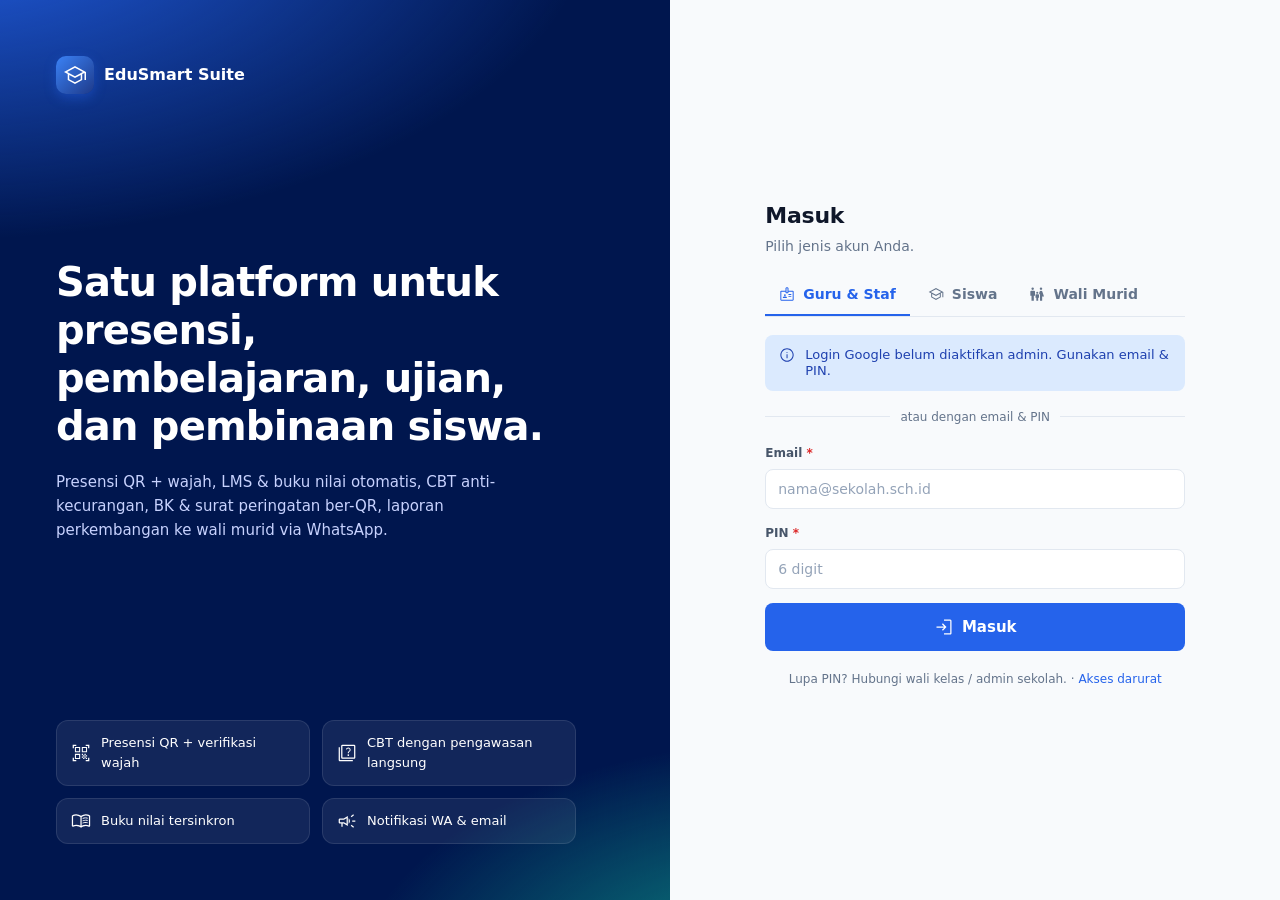
<file: index.html>
<!doctype html>
<html lang="id">
<head>
  <meta charset="utf-8">
  <meta name="viewport" content="width=device-width, initial-scale=1, viewport-fit=cover">
  <title>EduSmart Suite</title>
  <meta name="description" content="EduSmart Suite — presensi QR + wajah, LMS & buku nilai, CBT anti-kecurangan, BK & surat ber-QR, laporan ke wali murid.">
  <meta name="theme-color" content="#00164e">
  <meta name="color-scheme" content="light dark">
  <meta name="referrer" content="strict-origin-when-cross-origin">
  <meta http-equiv="Content-Security-Policy" content="default-src 'self'; script-src 'self' https://accounts.google.com/gsi/client; connect-src 'self' https://script.google.com https://script.googleusercontent.com https://accounts.google.com/gsi/; frame-src https://accounts.google.com/gsi/ https://www.youtube-nocookie.com https://drive.google.com https://docs.google.com; img-src 'self' data: blob: https:; style-src 'self' 'unsafe-inline' https://fonts.googleapis.com https://accounts.google.com/gsi/style; font-src 'self' https://fonts.gstatic.com; media-src 'self' blob:; worker-src 'self' blob:; object-src 'none'; base-uri 'self'; form-action 'self'">
  <link rel="manifest" href="manifest.webmanifest">
  <link rel="icon" type="image/png" sizes="32x32" href="img/favicon-32.png">
  <link rel="apple-touch-icon" href="img/apple-touch-icon.png">
  <meta name="apple-mobile-web-app-capable" content="yes">
  <meta name="mobile-web-app-capable" content="yes">
  <meta name="apple-mobile-web-app-title" content="EduSmart">
  <meta name="apple-mobile-web-app-status-bar-style" content="black-translucent">
  <link rel="preconnect" href="https://fonts.googleapis.com">
  <link rel="preconnect" href="https://fonts.gstatic.com" crossorigin>
  <link rel="stylesheet" href="https://fonts.googleapis.com/css2?family=Inter:wght@400;500;600;700&family=Plus+Jakarta+Sans:wght@600;700&display=swap">
  <link rel="stylesheet" href="css/app.css?v=1.0.0">
  <style>.splash{min-height:100vh;display:flex;flex-direction:column;gap:14px;align-items:center;justify-content:center;background:#00164e;color:#c7d2fe;font:600 14px Inter,system-ui,sans-serif}.splash img{width:72px;height:72px;border-radius:18px;animation:dyt 1.4s ease-in-out infinite}@keyframes dyt{50%{transform:scale(.94);opacity:.8}}</style>
</head>
<body>
  <div class="splash" role="status"><img src="img/icon-192.png" alt=""><div>Memuat EduSmart Suite…</div><noscript>Aktifkan JavaScript untuk menggunakan aplikasi ini.</noscript></div>
  <script src="js/config.js?v=1.0.0" defer></script>
  <script src="js/icons.js?v=1.0.0" defer></script>
  <script src="js/core.js?v=1.0.0" defer></script>
  <script src="js/pages/dashboard.js?v=1.0.0" defer></script>
  <script src="js/pages/presensi.js?v=1.0.0" defer></script>
  <script src="js/pages/lms.js?v=1.0.0" defer></script>
  <script src="js/pages/cbt.js?v=1.0.0" defer></script>
  <script src="js/pages/kurikulum.js?v=1.0.0" defer></script>
  <script src="js/pages/bk.js?v=1.0.0" defer></script>
  <script src="js/pages/laporan.js?v=1.0.0" defer></script>
  <script src="js/pages/dokumen.js?v=1.0.0" defer></script>
  <script src="js/pages/notifikasi.js?v=1.0.0" defer></script>
  <script src="js/pages/pengaturan.js?v=1.0.0" defer></script>
  <script src="js/app.js?v=1.0.0" defer></script>
</body>
</html>
</file>
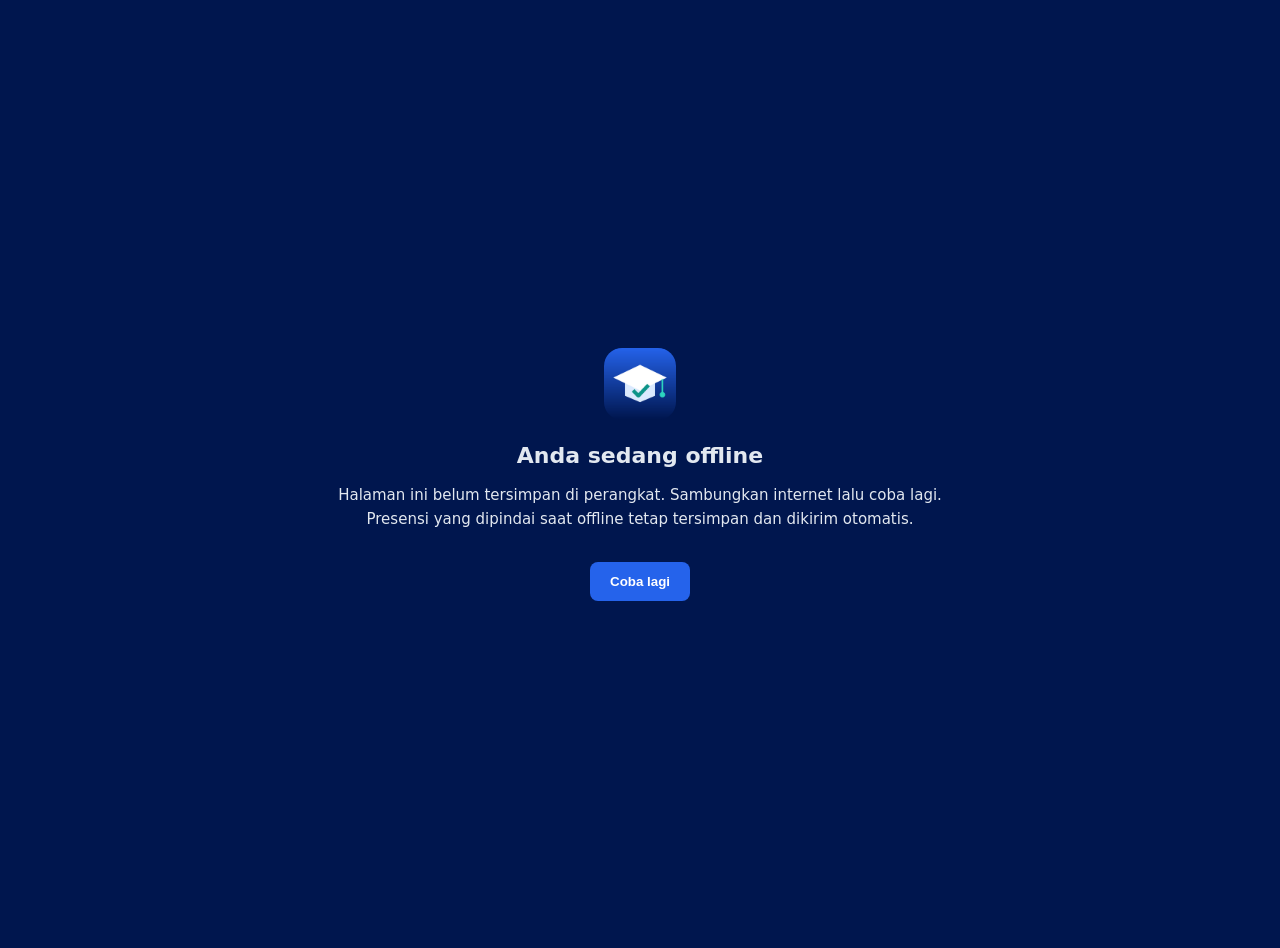
<file: offline.html>
<!doctype html>
<html lang="id"><head><meta charset="utf-8"><meta name="viewport" content="width=device-width, initial-scale=1"><title>Offline · EduSmart</title>
<style>body{margin:0;min-height:100vh;display:flex;align-items:center;justify-content:center;background:#00164e;color:#e2e8f0;font:15px/1.6 Inter,system-ui,sans-serif;text-align:center;padding:24px}img{width:72px;border-radius:18px}h1{font:700 22px 'Plus Jakarta Sans',system-ui,sans-serif;margin:16px 0 6px}button{margin-top:16px;background:#2563eb;color:#fff;border:0;border-radius:8px;padding:12px 20px;font-weight:600;cursor:pointer}</style></head>
<body><div><img src="img/icon-192.png" alt=""><h1>Anda sedang offline</h1><p>Halaman ini belum tersimpan di perangkat. Sambungkan internet lalu coba lagi.<br>Presensi yang dipindai saat offline tetap tersimpan dan dikirim otomatis.</p><button onclick="location.reload()">Coba lagi</button></div></body></html>
</file>
<file: css/app.css>
/* EduSmart Suite — Academic Modern design system (DESIGN.md). Light + dark, mobile-first. */
:root {
  --navy: #00164e; --navy-2: #1e3a8a; --biru: #2563eb; --biru-h: #1d4ed8; --biru-t: #dbeafe; --teal: #0d9488; --teal-t: #ccfbf1;
  --hijau: #16a34a; --hijau-t: #dcfce7; --hijau-x: #15803d; --kuning: #f59e0b; --kuning-t: #fef3c7; --kuning-x: #b45309; --merah: #dc2626; --merah-t: #fee2e2; --merah-x: #b91c1c; --ungu: #7c3aed; --ungu-t: #ede9fe;
  --bg: #f8fafc; --kartu: #ffffff; --halus: #f1f5f9; --garis: #e2e8f0; --teks: #0f172a; --teks-2: #475569; --redup: #64748b; --placeholder: #94a3b8; --info-x: #1e40af;
  --sb: var(--navy); --sb-teks: #c7d2fe; --sb-aktif: rgba(255, 255, 255, .12);
  --r-sm: 6px; --r: 8px; --r-md: 12px; --r-lg: 16px; --r-full: 9999px;
  --e1: 0 1px 3px 0 rgba(15, 23, 42, .05), 0 1px 2px -1px rgba(15, 23, 42, .04); --e2: 0 4px 6px -1px rgba(15, 23, 42, .07), 0 2px 4px -2px rgba(15, 23, 42, .05);
  --e3: 0 10px 15px -3px rgba(15, 23, 42, .08), 0 4px 6px -4px rgba(15, 23, 42, .04); --e4: 0 20px 25px -5px rgba(15, 23, 42, .1), 0 8px 10px -6px rgba(15, 23, 42, .04);
  --f-judul: 'Plus Jakarta Sans', system-ui, -apple-system, 'Segoe UI', sans-serif; --f-teks: 'Inter', system-ui, -apple-system, 'Segoe UI', Roboto, sans-serif;
  --sbw: 260px; --hdr: 64px; color-scheme: light;
}
:root[data-theme="dark"] {
  --bg: #0b1220; --kartu: #111a2e; --halus: #1e293b; --garis: #1e293b; --teks: #f8fafc; --teks-2: #cbd5e1; --redup: #94a3b8; --placeholder: #64748b;
  --biru-t: rgba(37, 99, 235, .18); --teal-t: rgba(13, 148, 136, .2); --hijau-t: rgba(22, 163, 74, .18); --kuning-t: rgba(245, 158, 11, .18); --merah-t: rgba(220, 38, 38, .2); --ungu-t: rgba(124, 58, 237, .22);
  --hijau-x: #4ade80; --kuning-x: #fbbf24; --merah-x: #f87171; --info-x: #93c5fd; --sb: #070d1a; --sb-aktif: rgba(96, 165, 250, .16);
  --e1: 0 1px 3px rgba(0, 0, 0, .4), inset 0 1px 0 rgba(255, 255, 255, .04); --e2: 0 4px 10px rgba(0, 0, 0, .45); --e3: 0 10px 20px rgba(0, 0, 0, .5); --e4: 0 20px 30px rgba(0, 0, 0, .55); color-scheme: dark;
}
* { box-sizing: border-box; }
html, body { margin: 0; height: 100%; }
body { font: 14px/20px var(--f-teks); color: var(--teks); background: var(--bg); -webkit-font-smoothing: antialiased; -webkit-tap-highlight-color: transparent; }
h1, h2, h3, h4 { font-family: var(--f-judul); margin: 0; letter-spacing: -.01em; }
h1 { font-size: 28px; line-height: 36px; font-weight: 700; } h2 { font-size: 22px; line-height: 28px; font-weight: 600; } h3 { font-size: 18px; line-height: 24px; font-weight: 600; } h4 { font-size: 15px; font-weight: 600; }
a { color: var(--biru); text-decoration: none; } a:hover { text-decoration: underline; }
button, input, select, textarea { font: inherit; color: inherit; }
.num, table td.n, .tab-num { font-variant-numeric: tabular-nums; }
.ic { width: 20px; height: 20px; fill: currentColor; flex: none; vertical-align: middle; display: inline-block; }
.ic.s { width: 16px; height: 16px; } .ic.l { width: 24px; height: 24px; } .ic.xl { width: 40px; height: 40px; }
.redup { color: var(--redup); } .kecil { font-size: 12px; line-height: 16px; } .tebal { font-weight: 600; } .label-sm { font-size: 10px; font-weight: 600; letter-spacing: .06em; text-transform: uppercase; color: var(--redup); }
.sr { position: absolute; width: 1px; height: 1px; overflow: hidden; clip: rect(0 0 0 0); }
.hidden, [hidden] { display: none !important; }

/* ---------- Shell ---------- */
.app { display: grid; grid-template-columns: var(--sbw) 1fr; min-height: 100vh; }
.app.ciut { --sbw: 72px; }
.sb { background: var(--sb); color: var(--sb-teks); position: sticky; top: 0; height: 100vh; display: flex; flex-direction: column; overflow: hidden; z-index: 40; transition: width .2s; width: var(--sbw); }
.sb-brand { display: flex; align-items: center; gap: 12px; padding: 18px 18px 14px; color: #fff; min-height: 72px; }
.sb-logo { width: 38px; height: 38px; border-radius: 10px; background: linear-gradient(135deg, #3b82f6, #1e3a8a); display: grid; place-items: center; flex: none; box-shadow: 0 4px 12px rgba(37, 99, 235, .4); overflow: hidden; }
.sb-logo img { width: 100%; height: 100%; object-fit: cover; }
.sb-nama { font-family: var(--f-judul); font-weight: 700; font-size: 16px; line-height: 20px; white-space: nowrap; }
.sb-sek { font-size: 11px; color: #93a4d6; white-space: nowrap; overflow: hidden; text-overflow: ellipsis; max-width: 170px; }
.sb nav { flex: 1; overflow-y: auto; padding: 6px 10px 16px; scrollbar-width: thin; }
.sb-grup { font-size: 10px; letter-spacing: .1em; text-transform: uppercase; color: #6b7cb3; padding: 14px 10px 6px; white-space: nowrap; }
.sb a { display: flex; align-items: center; gap: 12px; color: var(--sb-teks); padding: 10px 12px; border-radius: var(--r); margin: 2px 0; white-space: nowrap; font-weight: 500; position: relative; min-height: 42px; }
.sb a:hover { background: rgba(255, 255, 255, .06); color: #fff; text-decoration: none; }
.sb a.aktif { background: var(--sb-aktif); color: #fff; }
.sb a.aktif::before { content: ''; position: absolute; left: -10px; top: 8px; bottom: 8px; width: 3px; border-radius: 0 3px 3px 0; background: #60a5fa; }
.sb a .bdg { margin-left: auto; background: #ef4444; color: #fff; font-size: 10px; font-weight: 700; border-radius: 9px; padding: 1px 6px; }
.app.ciut .sb-teks, .app.ciut .sb-grup, .app.ciut .sb a span, .app.ciut .sb a .bdg { display: none; }
.app.ciut .sb a { justify-content: center; }
.sb-kaki { padding: 12px 14px; border-top: 1px solid rgba(255, 255, 255, .08); font-size: 11px; color: #6b7cb3; white-space: nowrap; }
.utama { min-width: 0; display: flex; flex-direction: column; }
.hdr { position: sticky; top: 0; z-index: 30; height: var(--hdr); display: flex; align-items: center; gap: 12px; padding: 0 24px; background: color-mix(in srgb, var(--kartu) 88%, transparent); backdrop-filter: blur(10px); border-bottom: 1px solid var(--garis); }
.hdr-cari { flex: 1; max-width: 420px; position: relative; }
.hdr-cari input { width: 100%; height: 40px; border-radius: var(--r-full); border: 1px solid var(--garis); background: var(--halus); padding: 0 14px 0 40px; outline: none; }
.hdr-cari input:focus { border-color: var(--biru); background: var(--kartu); box-shadow: 0 0 0 3px rgba(37, 99, 235, .15); }
.hdr-cari .ic { position: absolute; left: 13px; top: 10px; color: var(--redup); }
.hdr-kanan { margin-left: auto; display: flex; align-items: center; gap: 6px; }
.chip-ta { display: inline-flex; align-items: center; gap: 6px; padding: 6px 12px; border-radius: var(--r-full); background: var(--biru-t); color: var(--info-x); font-weight: 600; font-size: 12px; white-space: nowrap; }
.btn-ik { width: 40px; height: 40px; border-radius: var(--r-full); border: 0; background: transparent; display: grid; place-items: center; cursor: pointer; color: var(--teks-2); position: relative; }
.btn-ik:hover { background: var(--halus); color: var(--teks); }
.btn-ik .titik { position: absolute; top: 8px; right: 9px; width: 8px; height: 8px; border-radius: 50%; background: var(--merah); border: 2px solid var(--kartu); }
.profil { display: flex; align-items: center; gap: 10px; padding: 4px 8px 4px 4px; border-radius: var(--r-full); cursor: pointer; border: 0; background: transparent; text-align: left; }
.profil:hover { background: var(--halus); }
.av { width: 36px; height: 36px; border-radius: 50%; background: linear-gradient(135deg, #2563eb, #0d9488); color: #fff; display: grid; place-items: center; font-weight: 700; font-size: 13px; flex: none; }
.av.s { width: 28px; height: 28px; font-size: 11px; } .av.l { width: 56px; height: 56px; font-size: 20px; }
.profil b { display: block; font-size: 13px; line-height: 16px; } .profil small { color: var(--redup); font-size: 11px; }
.isi { padding: 24px 32px 48px; max-width: 1440px; width: 100%; margin: 0 auto; flex: 1; }
.isi.lebar { max-width: none; }
.jdl-hal { display: flex; align-items: flex-start; justify-content: space-between; gap: 16px; margin-bottom: 20px; flex-wrap: wrap; }
.jdl-hal p { margin: 4px 0 0; color: var(--redup); }
.jdl-hal .aksi { display: flex; gap: 8px; flex-wrap: wrap; }
.remah { font-size: 12px; color: var(--redup); margin-bottom: 6px; display: flex; gap: 6px; align-items: center; }
.btm-nav { display: none; }
.layar-tutup { display: none; }

/* ---------- Komponen ---------- */
.kartu { background: var(--kartu); border: 1px solid var(--garis); border-radius: var(--r-md); box-shadow: var(--e1); }
.kartu > .kp { padding: 20px 24px; } .kp-hd { display: flex; align-items: center; justify-content: space-between; gap: 12px; padding: 16px 24px; border-bottom: 1px solid var(--garis); }
.kp-hd h3 { font-size: 16px; } .kp-hd p { margin: 2px 0 0; color: var(--redup); font-size: 12px; }
.kartu.klik { cursor: pointer; transition: box-shadow .15s, transform .15s; } .kartu.klik:hover { box-shadow: var(--e2); transform: translateY(-1px); }
.grid { display: grid; gap: 20px; } .g2 { grid-template-columns: repeat(2, minmax(0, 1fr)); } .g3 { grid-template-columns: repeat(3, minmax(0, 1fr)); } .g4 { grid-template-columns: repeat(4, minmax(0, 1fr)); }
.g-2-1 { grid-template-columns: minmax(0, 2fr) minmax(0, 1fr); } .g-1-2 { grid-template-columns: minmax(0, 1fr) minmax(0, 2fr); }
.baris { display: flex; align-items: center; gap: 10px; flex-wrap: wrap; } .baris.antar { justify-content: space-between; } .kolom { display: flex; flex-direction: column; gap: 10px; }
.mt { margin-top: 20px; } .mt-s { margin-top: 10px; } .mb { margin-bottom: 20px; } .mb-s { margin-bottom: 10px; }
.kpi { padding: 18px 20px; display: flex; gap: 14px; align-items: flex-start; }
.kpi .ik { width: 44px; height: 44px; border-radius: 12px; display: grid; place-items: center; flex: none; }
.kpi .v { font-family: var(--f-judul); font-size: 26px; line-height: 32px; font-weight: 700; font-variant-numeric: tabular-nums; }
.kpi .l { color: var(--redup); font-size: 12px; } .kpi .t { font-size: 11px; margin-top: 2px; }
.w-biru { background: var(--biru-t); color: var(--biru); } .w-teal { background: var(--teal-t); color: var(--teal); } .w-hijau { background: var(--hijau-t); color: var(--hijau); } .w-kuning { background: var(--kuning-t); color: var(--kuning-x); } .w-merah { background: var(--merah-t); color: var(--merah); } .w-ungu { background: var(--ungu-t); color: var(--ungu); }
.btn { display: inline-flex; align-items: center; justify-content: center; gap: 8px; height: 40px; padding: 0 16px; border-radius: var(--r); border: 1px solid transparent; font-weight: 600; cursor: pointer; white-space: nowrap; transition: background .12s, box-shadow .12s, opacity .12s; user-select: none; text-decoration: none !important; }
.btn:focus-visible { outline: 2px solid var(--biru); outline-offset: 2px; }
.btn.p { background: var(--biru); color: #fff; } .btn.p:hover { background: var(--biru-h); }
.btn.s { background: var(--kartu); border-color: var(--garis); color: var(--teks); } .btn.s:hover { background: var(--halus); }
.btn.d { background: var(--merah); color: #fff; } .btn.d:hover { background: #b91c1c; }
.btn.g { background: transparent; color: var(--teks-2); } .btn.g:hover { background: var(--halus); color: var(--teks); }
.btn.t { background: var(--teal); color: #fff; } .btn.hijau { background: var(--hijau); color: #fff; }
.btn.kc { height: 32px; padding: 0 10px; font-size: 12px; gap: 6px; } .btn.bsr { height: 48px; padding: 0 22px; font-size: 15px; }
.btn[disabled], .btn.mem { opacity: .55; pointer-events: none; }
.btn.mem::after { content: ''; width: 14px; height: 14px; border: 2px solid currentColor; border-right-color: transparent; border-radius: 50%; animation: putar .7s linear infinite; }
.btn.ik-s { width: 36px; padding: 0; } .btn.ik-s.kc { width: 32px; }
@keyframes putar { to { transform: rotate(360deg); } }
.fld { display: flex; flex-direction: column; gap: 6px; min-width: 0; }
.fld > label, .lbl { font-size: 12px; font-weight: 600; color: var(--teks-2); }
.fld .bantu { font-size: 11px; color: var(--redup); } .fld .wajib { color: var(--merah); }
.inp, select.inp, textarea.inp { height: 40px; width: 100%; border: 1px solid var(--garis); background: var(--kartu); border-radius: var(--r); padding: 0 12px; outline: none; transition: border-color .12s, box-shadow .12s; }
textarea.inp { height: auto; min-height: 88px; padding: 10px 12px; resize: vertical; line-height: 20px; }
.inp:focus { border-color: var(--biru); box-shadow: 0 0 0 3px rgba(37, 99, 235, .15); }
.inp::placeholder { color: var(--placeholder); } .inp.err { border-color: var(--merah); }
.inp[readonly] { background: var(--halus); }
.form { display: grid; gap: 14px 16px; grid-template-columns: repeat(2, minmax(0, 1fr)); } .form .penuh { grid-column: 1 / -1; } .form.satu { grid-template-columns: 1fr; }
.cek { display: inline-flex; align-items: center; gap: 8px; cursor: pointer; min-height: 32px; white-space: nowrap; }
.cek input { width: 18px; height: 18px; accent-color: var(--biru); }
.sw { position: relative; width: 44px; height: 24px; flex: none; display: inline-block; }
.sw input { opacity: 0; width: 0; height: 0; } .sw span { position: absolute; inset: 0; background: #cbd5e1; border-radius: 24px; transition: .2s; cursor: pointer; }
.sw span::before { content: ''; position: absolute; width: 18px; height: 18px; left: 3px; top: 3px; background: #fff; border-radius: 50%; transition: .2s; box-shadow: 0 1px 2px rgba(0, 0, 0, .2); }
.sw input:checked + span { background: var(--hijau); } .sw input:checked + span::before { transform: translateX(20px); } .sw input:disabled + span { opacity: .5; }
.seg { display: inline-flex; background: var(--halus); border-radius: var(--r); padding: 3px; gap: 2px; }
.seg button { border: 0; background: transparent; padding: 6px 14px; border-radius: 6px; cursor: pointer; font-weight: 600; color: var(--redup); }
.seg button.on { background: var(--kartu); color: var(--teks); box-shadow: var(--e1); }
.bdg { display: inline-flex; align-items: center; gap: 4px; padding: 2px 10px; border-radius: var(--r-full); font-size: 11px; font-weight: 600; line-height: 18px; white-space: nowrap; background: var(--halus); color: var(--teks-2); }
.bdg.hijau { background: var(--hijau-t); color: var(--hijau-x); } .bdg.kuning { background: var(--kuning-t); color: var(--kuning-x); } .bdg.merah { background: var(--merah-t); color: var(--merah-x); } .bdg.biru { background: var(--biru-t); color: var(--info-x); } .bdg.teal { background: var(--teal-t); color: var(--teal); } .bdg.ungu { background: var(--ungu-t); color: var(--ungu); }
.bdg .tt { width: 6px; height: 6px; border-radius: 50%; background: currentColor; }
.tabs { display: flex; gap: 4px; border-bottom: 1px solid var(--garis); margin-bottom: 20px; overflow-x: auto; scrollbar-width: none; }
.tabs button { border: 0; background: none; padding: 10px 14px; font-weight: 600; color: var(--redup); cursor: pointer; border-bottom: 2px solid transparent; white-space: nowrap; display: flex; gap: 8px; align-items: center; }
.tabs button.on { color: var(--biru); border-color: var(--biru); } .tabs button:hover { color: var(--teks); }
.tbl-w { overflow-x: auto; } table.tbl { width: 100%; border-collapse: collapse; }
.tbl th { text-align: left; font-size: 11px; letter-spacing: .05em; text-transform: uppercase; color: var(--redup); font-weight: 600; padding: 10px 16px; border-bottom: 1px solid var(--garis); white-space: nowrap; background: var(--kartu); position: sticky; top: 0; z-index: 1; }
.tbl td { padding: 12px 16px; border-bottom: 1px solid var(--garis); vertical-align: middle; }
.tbl tr:last-child td { border-bottom: 0; } .tbl tbody tr:hover { background: var(--halus); } .tbl tr.pilih { background: var(--biru-t); }
.tbl td.n, .tbl th.n { text-align: right; font-variant-numeric: tabular-nums; } .tbl td.c, .tbl th.c { text-align: center; }
.tbl .sub { color: var(--redup); font-size: 12px; }
.kosong { text-align: center; padding: 48px 20px; color: var(--redup); }
.kosong .ic { width: 48px; height: 48px; opacity: .45; margin-bottom: 8px; }
.kosong h4 { color: var(--teks); margin-bottom: 4px; }
.sk { background: linear-gradient(90deg, var(--halus) 25%, color-mix(in srgb, var(--halus) 50%, var(--kartu)) 50%, var(--halus) 75%); background-size: 200% 100%; animation: kilau 1.2s infinite; border-radius: var(--r); }
@keyframes kilau { to { background-position: -200% 0; } }
.prog { height: 8px; background: var(--halus); border-radius: 8px; overflow: hidden; } .prog > i { display: block; height: 100%; background: var(--biru); border-radius: 8px; transition: width .3s; }
.prog.hijau > i { background: var(--hijau); } .prog.teal > i { background: var(--teal); } .prog.kuning > i { background: var(--kuning); } .prog.merah > i { background: var(--merah); }
.daftar { list-style: none; margin: 0; padding: 0; } .daftar li { display: flex; gap: 12px; align-items: center; padding: 12px 24px; border-bottom: 1px solid var(--garis); } .daftar li:last-child { border-bottom: 0; }
.daftar li .grow { flex: 1; min-width: 0; } .trunc { overflow: hidden; text-overflow: ellipsis; white-space: nowrap; }
.timeline { list-style: none; margin: 0; padding: 0 0 0 18px; border-left: 2px solid var(--garis); } .timeline li { position: relative; padding: 0 0 16px 14px; } .timeline li::before { content: ''; position: absolute; left: -25px; top: 4px; width: 12px; height: 12px; border-radius: 50%; background: var(--kartu); border: 3px solid var(--biru); }
.peringatan { display: flex; gap: 10px; padding: 12px 14px; border-radius: var(--r); background: var(--kuning-t); color: var(--kuning-x); font-size: 13px; } .peringatan.info { background: var(--biru-t); color: var(--info-x); } .peringatan.bahaya { background: var(--merah-t); color: var(--merah-x); } .peringatan.sukses { background: var(--hijau-t); color: var(--hijau-x); }
.stepper { display: flex; gap: 8px; margin-bottom: 20px; overflow-x: auto; }
.stepper .st { flex: 1; min-width: 150px; display: flex; gap: 10px; align-items: center; padding: 12px 14px; border-radius: var(--r-md); border: 1px solid var(--garis); background: var(--kartu); cursor: pointer; }
.stepper .st b { width: 28px; height: 28px; border-radius: 50%; display: grid; place-items: center; background: var(--halus); font-size: 12px; flex: none; }
.stepper .st.on { border-color: var(--biru); box-shadow: 0 0 0 3px rgba(37, 99, 235, .12); } .stepper .st.on b { background: var(--biru); color: #fff; } .stepper .st.ok b { background: var(--hijau); color: #fff; }
.stepper .st small { display: block; color: var(--redup); font-size: 11px; } .stepper .st span { font-weight: 600; font-size: 13px; }
.pilihan-kartu { display: grid; gap: 10px; } .pk { border: 1px solid var(--garis); border-radius: var(--r-md); padding: 12px 14px; display: flex; gap: 12px; align-items: center; cursor: pointer; background: var(--kartu); }
.pk.on { border-color: var(--biru); background: var(--biru-t); } .pk .ik { width: 38px; height: 38px; border-radius: 10px; display: grid; place-items: center; background: var(--halus); flex: none; } .pk.on .ik { background: var(--biru); color: #fff; }
.chip { display: inline-flex; align-items: center; gap: 6px; padding: 6px 12px; border-radius: var(--r-full); border: 1px solid var(--garis); background: var(--kartu); cursor: pointer; font-size: 12px; font-weight: 600; }
.chip.on { background: var(--biru); border-color: var(--biru); color: #fff; } .chip .n { opacity: .7; }

/* ---------- Overlay ---------- */
.lapis { position: fixed; inset: 0; background: rgba(15, 23, 42, .45); backdrop-filter: blur(4px); z-index: 90; display: flex; align-items: center; justify-content: center; padding: 20px; animation: muncul .15s; }
@keyframes muncul { from { opacity: 0; } }
.modal { background: var(--kartu); border-radius: var(--r-lg); box-shadow: var(--e4); width: 100%; max-width: 560px; max-height: calc(100vh - 40px); display: flex; flex-direction: column; animation: naik .18s; border: 1px solid var(--garis); }
.modal.lebar { max-width: 880px; } .modal.xl { max-width: 1100px; }
@keyframes naik { from { transform: translateY(12px); opacity: 0; } }
.modal-hd { display: flex; align-items: center; justify-content: space-between; padding: 18px 22px; border-bottom: 1px solid var(--garis); gap: 12px; }
.modal-bd { padding: 20px 22px; overflow-y: auto; } .modal-kk { display: flex; justify-content: flex-end; gap: 8px; padding: 14px 22px; border-top: 1px solid var(--garis); flex-wrap: wrap; }
.laci { position: fixed; top: 0; right: 0; bottom: 0; width: min(520px, 100vw); background: var(--kartu); z-index: 91; box-shadow: var(--e4); display: flex; flex-direction: column; animation: geser .2s; border-left: 1px solid var(--garis); }
@keyframes geser { from { transform: translateX(30px); opacity: 0; } }
.toast-w { position: fixed; bottom: 20px; right: 20px; z-index: 120; display: flex; flex-direction: column; gap: 8px; max-width: calc(100vw - 40px); }
.toast { background: #0f172a; color: #fff; padding: 12px 16px; border-radius: var(--r-md); box-shadow: var(--e3); display: flex; gap: 10px; align-items: center; min-width: 260px; max-width: 420px; animation: naik .2s; font-size: 13px; }
.toast.ok .ic { color: #4ade80; } .toast.err .ic { color: #f87171; } .toast.warn .ic { color: #fbbf24; }
.menu-pop { position: fixed; z-index: 95; background: var(--kartu); border: 1px solid var(--garis); border-radius: var(--r-md); box-shadow: var(--e3); padding: 6px; min-width: 220px; }
.menu-pop button, .menu-pop a { display: flex; align-items: center; gap: 10px; width: 100%; border: 0; background: none; padding: 9px 12px; border-radius: var(--r); cursor: pointer; text-align: left; color: var(--teks); }
.menu-pop button:hover, .menu-pop a:hover { background: var(--halus); text-decoration: none; }
.pita-off { position: fixed; top: 0; left: 0; right: 0; z-index: 130; background: var(--kuning); color: #1f2937; text-align: center; font-size: 12px; font-weight: 600; padding: 4px; }
.pita-sinkron { position: fixed; top: 8px; left: 50%; transform: translateX(-50%); z-index: 129; background: var(--kartu); border: 1px solid var(--garis); box-shadow: var(--e2); border-radius: 20px; padding: 4px 12px; font-size: 12px; display: flex; gap: 6px; align-items: center; }
.titik-hidup { width: 8px; height: 8px; border-radius: 50%; background: var(--hijau); box-shadow: 0 0 0 0 rgba(22, 163, 74, .6); animation: denyut 1.6s infinite; } @keyframes denyut { 70% { box-shadow: 0 0 0 8px rgba(22, 163, 74, 0); } 100% { box-shadow: 0 0 0 0 rgba(22, 163, 74, 0); } }

/* ---------- Login ---------- */
.login { min-height: 100vh; display: grid; grid-template-columns: 1.1fr 1fr; }
.login-kiri { background: radial-gradient(1200px 600px at -10% -10%, #2563eb 0, transparent 55%), radial-gradient(900px 500px at 120% 110%, #0d9488 0, transparent 50%), var(--navy); color: #fff; padding: 56px; display: flex; flex-direction: column; justify-content: space-between; position: relative; overflow: hidden; }
.login-kiri h1 { font-size: 40px; line-height: 48px; letter-spacing: -.02em; max-width: 520px; } .login-kiri p { color: #c7d2fe; max-width: 480px; font-size: 15px; line-height: 24px; }
.login-fitur { display: grid; grid-template-columns: repeat(2, minmax(0, 1fr)); gap: 12px; max-width: 520px; }
.login-fitur div { background: rgba(255, 255, 255, .07); border: 1px solid rgba(255, 255, 255, .1); border-radius: 12px; padding: 12px 14px; display: flex; gap: 10px; align-items: center; font-size: 13px; }
.login-kanan { display: flex; align-items: center; justify-content: center; padding: 32px; }
.login-kartu { width: 100%; max-width: 420px; }
.login-kartu .tabs { margin-bottom: 18px; }
.gsi-w { min-height: 44px; display: flex; justify-content: center; }
.pemisah { display: flex; align-items: center; gap: 10px; color: var(--redup); font-size: 12px; margin: 16px 0; } .pemisah::before, .pemisah::after { content: ''; flex: 1; height: 1px; background: var(--garis); }

/* ---------- Terminal presensi (kiosk) ---------- */
.kiosk { position: fixed; inset: 0; z-index: 80; background: #050b18; color: #e2e8f0; display: grid; grid-template-columns: 1.35fr 1fr; }
.kiosk-kam { position: relative; overflow: hidden; display: flex; flex-direction: column; }
.kiosk-kam video, .kiosk-kam canvas.ov { position: absolute; inset: 0; width: 100%; height: 100%; object-fit: cover; transform: scaleX(-1); }
.kiosk-kam canvas.ov { pointer-events: none; }
.kiosk-hd { position: relative; z-index: 2; display: flex; justify-content: space-between; align-items: center; padding: 18px 24px; background: linear-gradient(180deg, rgba(2, 6, 23, .85), transparent); }
.jam-besar { font-family: var(--f-judul); font-size: 44px; font-weight: 700; font-variant-numeric: tabular-nums; line-height: 1; }
.bingkai { position: absolute; z-index: 2; left: 50%; top: 52%; transform: translate(-50%, -50%); width: min(340px, 60%); aspect-ratio: 1; border-radius: 28px; box-shadow: 0 0 0 9999px rgba(2, 6, 23, .45); }
.bingkai::before, .bingkai::after { content: ''; position: absolute; inset: -3px; border-radius: 30px; border: 3px solid transparent; border-top-color: #60a5fa; border-left-color: #60a5fa; clip-path: polygon(0 0, 30% 0, 30% 4%, 4% 4%, 4% 30%, 0 30%); }
.bingkai::after { transform: rotate(180deg); }
.bingkai.ok { box-shadow: 0 0 0 9999px rgba(2, 6, 23, .45), 0 0 0 4px #22c55e inset; } .bingkai.gagal { box-shadow: 0 0 0 9999px rgba(2, 6, 23, .45), 0 0 0 4px #ef4444 inset; }
.garis-pindai { position: absolute; left: 6%; right: 6%; height: 2px; background: linear-gradient(90deg, transparent, #60a5fa, transparent); animation: pindai 2.2s ease-in-out infinite; top: 10%; } @keyframes pindai { 50% { top: 88%; } }
.kiosk-status { position: absolute; z-index: 3; bottom: 24px; left: 24px; right: 24px; background: rgba(15, 23, 42, .85); border: 1px solid rgba(148, 163, 184, .2); border-radius: 16px; padding: 14px 18px; display: flex; gap: 14px; align-items: center; backdrop-filter: blur(8px); }
.kiosk-status.ok { border-color: #22c55e; } .kiosk-status.gagal { border-color: #ef4444; } .kiosk-status.proses { border-color: #60a5fa; }
.kiosk-pnl { background: #0b1324; border-left: 1px solid #1e293b; display: flex; flex-direction: column; min-height: 0; }
.kiosk-pnl .kp-hd { border-color: #1e293b; } .kiosk-pnl .redup { color: #94a3b8; }
.kiosk-stat { display: grid; grid-template-columns: repeat(4, minmax(0, 1fr)); gap: 10px; padding: 14px 20px; }
.kiosk-stat div { background: #111c33; border-radius: 12px; padding: 10px 12px; } .kiosk-stat b { display: block; font-family: var(--f-judul); font-size: 22px; font-variant-numeric: tabular-nums; } .kiosk-stat small { color: #94a3b8; font-size: 11px; }
.kiosk-log { flex: 1; overflow-y: auto; padding: 4px 12px 16px; }
.kiosk-log .it { display: flex; gap: 12px; align-items: center; padding: 10px; border-radius: 12px; animation: naik .25s; } .kiosk-log .it + .it { border-top: 1px solid #16213a; }
.kiosk .btn.s { background: #111c33; border-color: #1e293b; color: #e2e8f0; }
.kiosk select.inp, .kiosk .inp { background: #111c33; border-color: #1e293b; color: #e2e8f0; }

/* ---------- CBT ---------- */
.ujian { position: fixed; inset: 0; z-index: 85; background: var(--bg); display: grid; grid-template-rows: auto 1fr; user-select: none; -webkit-user-select: none; }
.ujian-jdl { min-width: 0; flex: 1; } .ujian-hd { display: flex; align-items: center; gap: 16px; padding: 12px 24px; background: var(--kartu); border-bottom: 1px solid var(--garis); }
.timer { font-family: var(--f-judul); font-size: 22px; font-weight: 700; font-variant-numeric: tabular-nums; padding: 6px 14px; border-radius: 10px; background: var(--biru-t); color: var(--biru); }
.timer.kritis { background: var(--merah-t); color: var(--merah); animation: kedip 1s infinite; } @keyframes kedip { 50% { opacity: .6; } }
.ujian-bd { display: grid; grid-template-columns: 1fr 300px; min-height: 0; }
.soal-w { overflow-y: auto; padding: 28px 40px; } .soal-w .kartu { max-width: 860px; margin: 0 auto; }
.soal-teks { font-size: 16px; line-height: 26px; white-space: pre-wrap; } .soal-teks img { max-width: 100%; border-radius: 8px; }
.opsi { display: flex; gap: 14px; align-items: flex-start; padding: 14px 16px; border: 1px solid var(--garis); border-radius: var(--r-md); cursor: pointer; margin-top: 10px; background: var(--kartu); transition: border-color .1s, background .1s; }
.opsi:hover { border-color: #93c5fd; } .opsi.on { border-color: var(--biru); background: var(--biru-t); }
.opsi .h { width: 30px; height: 30px; border-radius: 50%; border: 1.5px solid var(--garis); display: grid; place-items: center; font-weight: 700; flex: none; } .opsi.on .h { background: var(--biru); border-color: var(--biru); color: #fff; }
.navsoal { border-left: 1px solid var(--garis); background: var(--kartu); padding: 18px; overflow-y: auto; }
.navsoal .gr { display: grid; grid-template-columns: repeat(5, 1fr); grid-auto-rows: 40px; align-content: start; gap: 8px; }
.navsoal button { height: 40px; border-radius: 8px; border: 1px solid var(--garis); background: var(--kartu); font-weight: 600; cursor: pointer; font-variant-numeric: tabular-nums; }
.navsoal button.dijawab { background: var(--hijau-t); border-color: var(--hijau); color: var(--hijau-x); } .navsoal button.ragu { background: var(--kuning-t); border-color: var(--kuning); color: var(--kuning-x); } .navsoal button.ini { outline: 2px solid var(--biru); outline-offset: 1px; }
.tirai { position: fixed; inset: 0; z-index: 100; background: rgba(2, 6, 23, .92); color: #fff; display: flex; align-items: center; justify-content: center; text-align: center; padding: 24px; }
.siaran { background: var(--kuning-t); color: var(--kuning-x); padding: 10px 24px; font-weight: 600; display: flex; gap: 10px; align-items: center; }
.monitor-grid { display: grid; grid-template-columns: repeat(auto-fill, minmax(190px, 1fr)); gap: 12px; }
.ms { border: 1px solid var(--garis); border-radius: var(--r-md); padding: 12px; background: var(--kartu); position: relative; cursor: pointer; }
.ms.Terkunci { border-color: var(--merah); background: var(--merah-t); } .ms.Selesai { opacity: .75; } .ms.Belum { opacity: .6; border-style: dashed; }
.ms .st { position: absolute; top: 10px; right: 10px; }
.feed li { padding: 10px 16px; border-bottom: 1px solid var(--garis); font-size: 13px; display: flex; gap: 10px; }

/* ---------- Dokumen / pratinjau ---------- */
.kertas { background: #fff; color: #111; max-width: 794px; margin: 0 auto; padding: 48px 56px; box-shadow: var(--e3); border-radius: 4px; font: 12pt/1.5 'Times New Roman', serif; }
.kertas h1, .kertas h2, .kertas h3 { font-family: 'Times New Roman', serif; color: #111; letter-spacing: 0; } .kertas table { border-collapse: collapse; width: 100%; } .kertas td, .kertas th { border: 1px solid #555; padding: 4px 6px; vertical-align: top; }
.kertas .kop { text-align: center; border-bottom: 3px double #111; padding-bottom: 8px; margin-bottom: 16px; } .kertas .tanpa-garis td { border: 0; padding: 2px 4px; }
.kertas [contenteditable]:focus { outline: 2px dashed #93c5fd; outline-offset: 2px; }
.wa-pv { background: #e7ffdb; color: #111b21; border-radius: 10px 10px 10px 2px; padding: 10px 12px; white-space: pre-wrap; font-size: 13px; line-height: 19px; box-shadow: 0 1px 1px rgba(0, 0, 0, .1); max-width: 420px; }
.wa-latar { background: #efeae2; border-radius: 12px; padding: 16px; } :root[data-theme="dark"] .wa-latar { background: #0b141a; } :root[data-theme="dark"] .wa-pv { background: #005c4b; color: #e9edef; }
.kartu-qr { width: 85.6mm; height: 54mm; border: 1px solid #cbd5e1; border-radius: 3mm; padding: 3mm; display: flex; gap: 3mm; background: #fff; color: #0f172a; page-break-inside: avoid; position: relative; overflow: hidden; }
.kartu-qr::before { content: ''; position: absolute; left: 0; top: 0; right: 0; height: 9mm; background: #00164e; }
.kartu-qr .kq-hd { position: absolute; left: 3mm; top: 2mm; right: 3mm; color: #fff; font: 700 8pt/1.2 var(--f-judul); }
.kartu-qr .kq-qr { margin-top: 8mm; width: 30mm; height: 30mm; flex: none; } .kartu-qr .kq-qr img, .kartu-qr .kq-qr canvas { width: 100%; height: 100%; image-rendering: pixelated; }
.kartu-qr .kq-isi { margin-top: 9mm; font-size: 8pt; line-height: 1.35; min-width: 0; } .kartu-qr .kq-isi b { font-size: 10pt; display: block; margin-bottom: 1mm; }
.grid-kartu { display: grid; grid-template-columns: repeat(auto-fill, 85.6mm); gap: 4mm; }
.publik { max-width: 880px; margin: 0 auto; padding: 32px 20px 60px; }
.segel { display: flex; gap: 16px; align-items: center; padding: 20px; border-radius: var(--r-lg); }
.segel.sah { background: var(--hijau-t); color: var(--hijau-x); } .segel.tarik { background: var(--merah-t); color: var(--merah-x); }

/* ---------- Responsif ---------- */
@media (max-width: 1279px) { .g4 { grid-template-columns: repeat(2, minmax(0, 1fr)); } .isi { padding: 20px 24px 40px; } }
@media (max-width: 1023px) {
  .app { grid-template-columns: 1fr; }
  .sb { position: fixed; left: 0; top: 0; bottom: 0; width: 280px; transform: translateX(-100%); transition: transform .22s; box-shadow: var(--e4); }
  .app.buka .sb { transform: none; } .app.buka .layar-tutup { display: block; position: fixed; inset: 0; background: rgba(15, 23, 42, .4); z-index: 35; }
  .app.ciut { --sbw: 280px; } .app.ciut .sb-teks, .app.ciut .sb-grup, .app.ciut .sb a span { display: initial; }
  .g3, .g-2-1, .g-1-2 { grid-template-columns: 1fr; } .hdr { padding: 0 14px; } .hdr-cari { display: none; }
  .ujian-bd { grid-template-columns: 1fr; grid-template-rows: minmax(0, 1fr) auto; min-height: 0; } .navsoal { border-left: 0; border-top: 1px solid var(--garis); max-height: 150px; padding: 10px 14px; } .navsoal .gr { grid-template-columns: repeat(auto-fill, minmax(40px, 1fr)); } .soal-w { padding: 12px; min-height: 0; } .ujian-hd { flex-wrap: wrap; gap: 8px 10px; padding: 10px 14px; } .ujian-hd #uSimpan { display: none; } .timer { font-size: 18px; padding: 4px 10px; }
  .kiosk { grid-template-columns: 1fr; grid-template-rows: 58vh 1fr; }
  .login { grid-template-columns: minmax(0, 1fr); } .login-kiri { display: none; } .login-kanan { min-width: 0; padding: 24px 16px; align-items: flex-start; padding-top: 48px; }
}
@media (max-width: 767px) {
  body { font-size: 15px; }
  .isi { padding: 16px 16px 92px; } .g2, .form { grid-template-columns: 1fr; } .g4 { grid-template-columns: repeat(2, minmax(0, 1fr)); } .grid { gap: 12px; }
  .kpi { flex-direction: column; gap: 8px; padding: 14px; } .kpi .ik { width: 36px; height: 36px; border-radius: 10px; } .kpi .v { font-size: 22px; line-height: 28px; } .kpi .t { font-size: 10.5px; line-height: 14px; }
  .ujian-jdl { flex: 1 1 100%; } .ujian .kp-hd { flex-wrap: wrap; padding: 12px; gap: 8px; } .ujian .kp-hd .btn { flex: 1; } .ujian .kp-hd .cek { order: -1; flex: 1 1 100%; }
  .jdl-hal h1 { font-size: 22px; line-height: 28px; } .kartu > .kp { padding: 16px; } .kp-hd { padding: 14px 16px; } .daftar li { padding: 12px 16px; }
  .btn { height: 44px; } .btn.kc { height: 36px; } .inp, select.inp { height: 44px; font-size: 16px; } textarea.inp { font-size: 16px; }
  .profil b, .profil small, .chip-ta { display: none; }
  .btm-nav { display: grid; grid-template-columns: repeat(5, 1fr); position: fixed; left: 0; right: 0; bottom: 0; z-index: 50; background: var(--kartu); border-top: 1px solid var(--garis); padding-bottom: env(safe-area-inset-bottom); }
  .btm-nav a { display: flex; flex-direction: column; align-items: center; gap: 2px; padding: 8px 2px 6px; font-size: 10px; font-weight: 600; color: var(--redup); min-height: 56px; justify-content: center; text-decoration: none; }
  .btm-nav a.aktif { color: var(--biru); }
  table.tbl.reflow thead { display: none; } table.tbl.reflow, table.tbl.reflow tbody, table.tbl.reflow tr, table.tbl.reflow td { display: block; width: 100%; }
  table.tbl.reflow tr { border: 1px solid var(--garis); border-radius: var(--r-md); margin: 10px; width: auto; padding: 6px 0; background: var(--kartu); }
  table.tbl.reflow td { border: 0; padding: 6px 14px; display: flex; justify-content: space-between; gap: 12px; text-align: right; }
  table.tbl.reflow td::before { content: attr(data-l); font-size: 11px; font-weight: 600; text-transform: uppercase; color: var(--redup); text-align: left; flex: none; }
  table.tbl.reflow td.utama-c { font-weight: 600; text-align: left; } table.tbl.reflow td.utama-c::before { display: none; }
  .modal { max-height: 92vh; border-radius: 16px 16px 0 0; align-self: flex-end; } .lapis { padding: 0; align-items: flex-end; }
  .toast-w { left: 16px; right: 16px; bottom: 76px; } .toast { min-width: 0; max-width: none; }
  .kiosk-stat { grid-template-columns: repeat(4, minmax(0, 1fr)); padding: 10px; } .jam-besar { font-size: 30px; }
  .kertas { padding: 24px 18px; }
}
@media print {
  .sb, .hdr, .btm-nav, .jdl-hal .aksi, .tidak-cetak, .toast-w { display: none !important; }
  .app { display: block; } .isi { padding: 0; max-width: none; } body { background: #fff; } .kartu { box-shadow: none; border: 0; } .kertas { box-shadow: none; padding: 0; max-width: none; }
  @page { margin: 12mm; }
}
</file>
